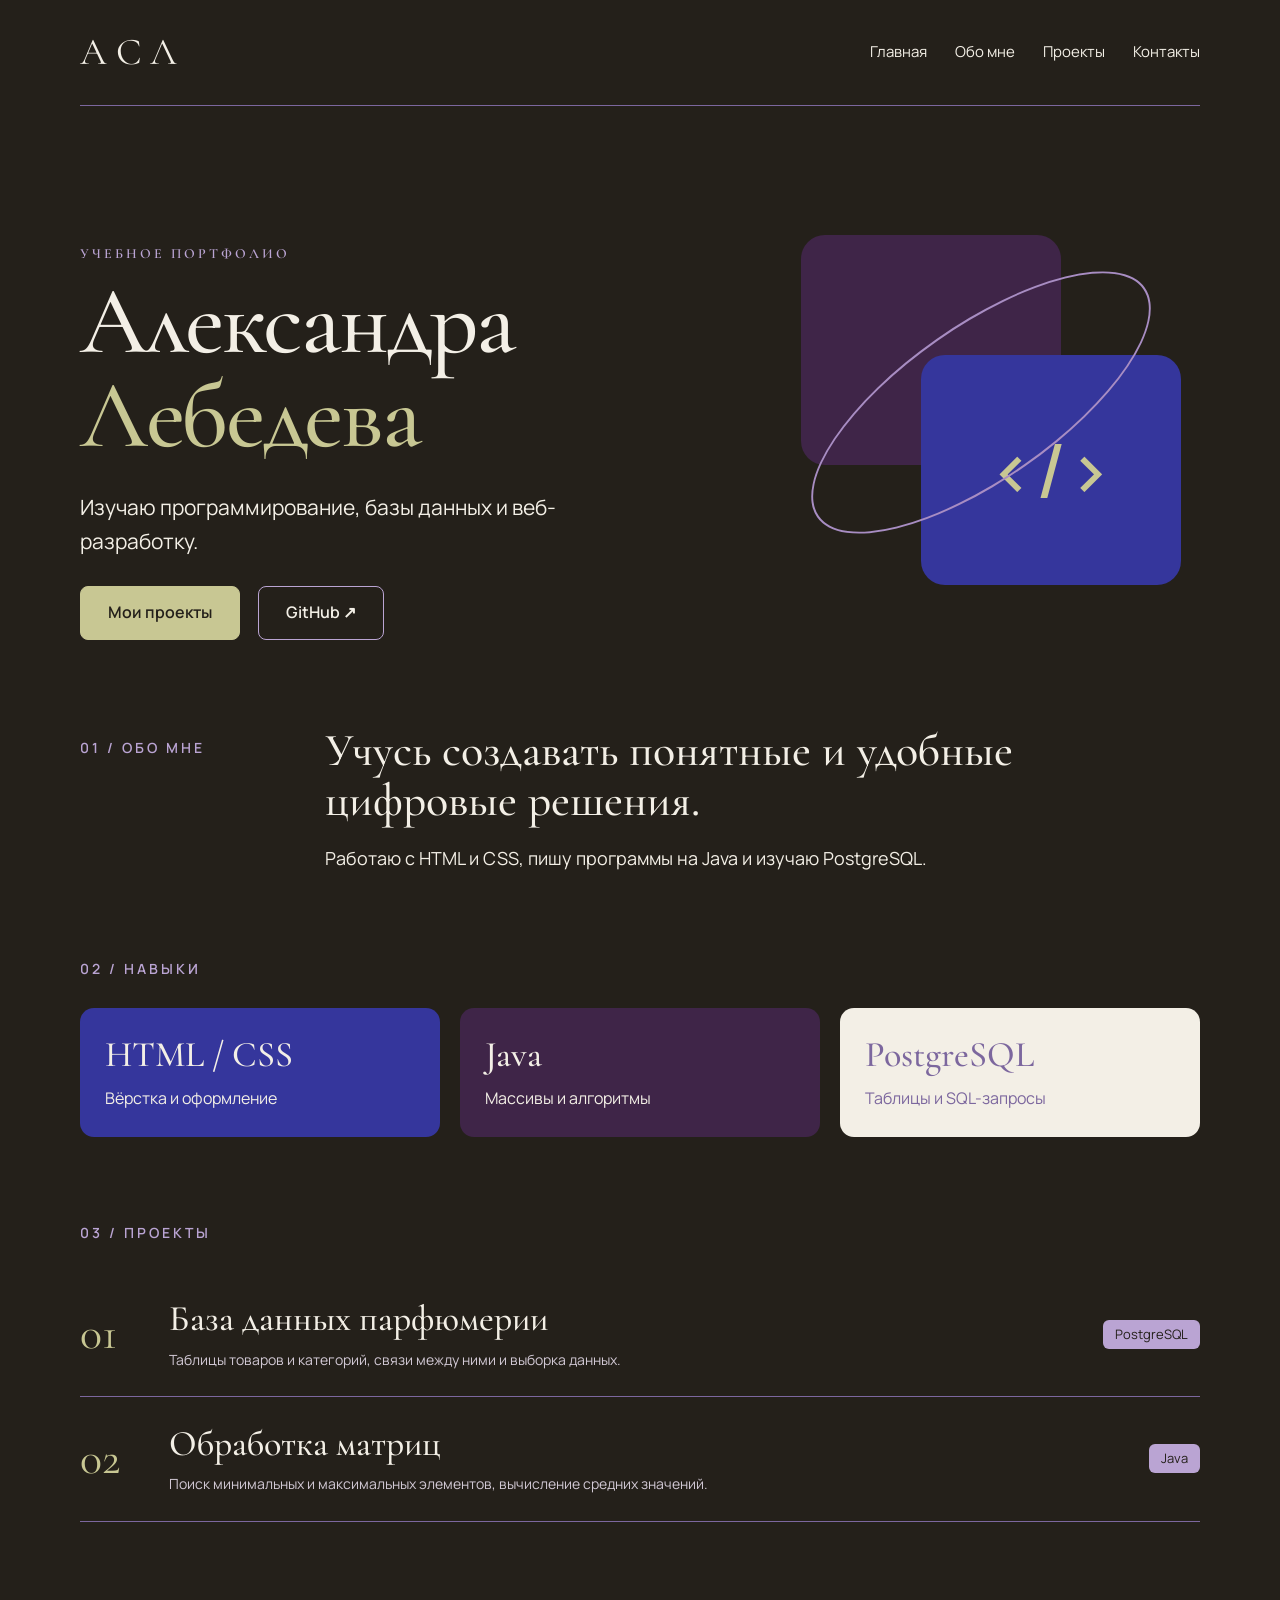
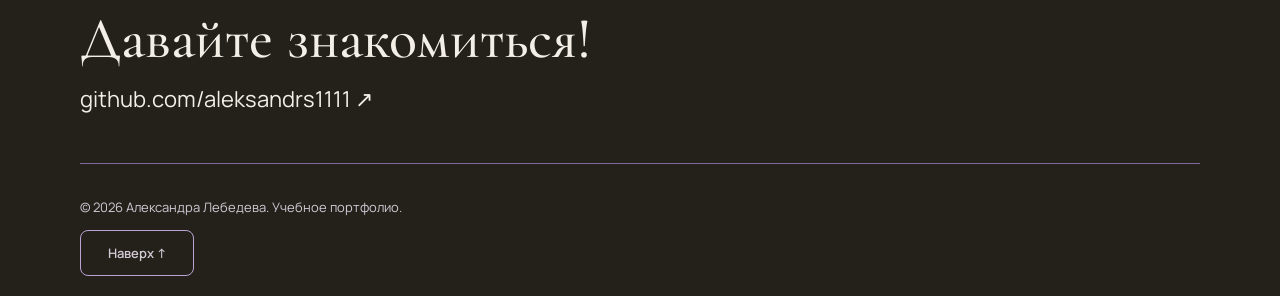
<file: index.html>
<!DOCTYPE html>
<html lang="ru">

<head>
    <meta charset="UTF-8">
    <meta name="viewport" content="width=device-width, initial-scale=1.0">
    <title>Учебное портфолио Александры Лебедевой — проекты и навыки</title>
    <meta name="description" content="Учебное портфолио Александры Лебедевой. Узнайте, как я верстаю страницы на HTML и CSS, обрабатываю матрицы на Java и создаю базу данных парфюмерии в PostgreSQL.">
    <link rel="stylesheet" href="css/style.css">
    <script src="js/main.js" defer></script>
</head>

<body>
    <div class="container">
        <header>
            <a class="logo" href="#home" aria-label="На главную">А С Л</a>

            <nav aria-label="Основная навигация">
                <a href="index.html" aria-current="page">Главная</a>
                <a href="about.html">Обо мне</a>
                <a href="projects.html">Проекты</a>
                <a href="contacts.html">Контакты</a>
            </nav>
        </header>

        <main id="home">
            <section class="hero">
                <div class="hero-text">
                    <h1>
                    <small class="eyebrow">Учебное портфолио</small><br>
                    Александра<br><span>Лебедева</span>
                    </h1>
                    <p class="intro">
                        Изучаю программирование, базы данных
                        и веб-разработку.
                    </p>

                    <div class="buttons">
                        <a class="button primary" href="projects.html">
                            Мои проекты
                        </a>
                        <a class="button secondary" href="https://github.com/aleksandrs1111">
                            GitHub ↗
                        </a>
                    </div>
                </div>

                <div class="decoration" aria-hidden="true">
                    <div class="shape shape-back"></div>
                    <div class="shape shape-front">&lt;/&gt;</div>
                    <div class="orbit"></div>
                </div>
            </section>

            <section id="about" class="about">
                <h2 class="section-label">01 / Обо мне</h2>
                <div>
                    <p class="about-title">
                        Учусь создавать понятные и удобные
                        цифровые решения.
                    </p>
                    <p>
                        Работаю с HTML и CSS, пишу программы
                        на Java и изучаю PostgreSQL.
                    </p>
                </div>
            </section>

            <section id="skills">
                <h2 class="section-label">02 / Навыки</h2>

                <div class="cards">
                    <article class="card">
                        <h3>HTML / CSS</h3>
                        <p>Вёрстка и оформление</p>
                    </article>

                    <article class="card">
                        <h3>Java</h3>
                        <p>Массивы и алгоритмы</p>
                    </article>

                    <article class="card">
                        <h3>PostgreSQL</h3>
                        <p>Таблицы и SQL-запросы</p>
                    </article>
                </div>
            </section>

            <section id="projects">
                <h2 class="section-label">03 / Проекты</h2>

                <article class="project">
                    <span class="project-number">01</span>
                    <div>
                        <h3>База данных парфюмерии</h3>
                        <p>
                            Таблицы товаров и категорий,
                            связи между ними и выборка данных.
                        </p>
                    </div>
                    <span class="tag">PostgreSQL</span>
                </article>

                <article class="project">
                    <span class="project-number">02</span>
                    <div>
                        <h3>Обработка матриц</h3>
                        <p>
                            Поиск минимальных и максимальных элементов,
                            вычисление средних значений.
                        </p>
                    </div>
                    <span class="tag">Java</span>
                </article>
            </section>

            <section id="contacts" class="contacts">
                <h2>Давайте знакомиться! </h2>
                <a href="https://github.com/aleksandrs1111">
                    github.com/aleksandrs1111 ↗
                </a>
            </section>
        </main>

        <footer>
            <p>© 2026 Александра Лебедева. Учебное портфолио.</p>
            <button type="button" id="back-to-top" class="button secondary">Наверх ↑</button>
        </footer>
    </div>
</body>

</html>
</file>
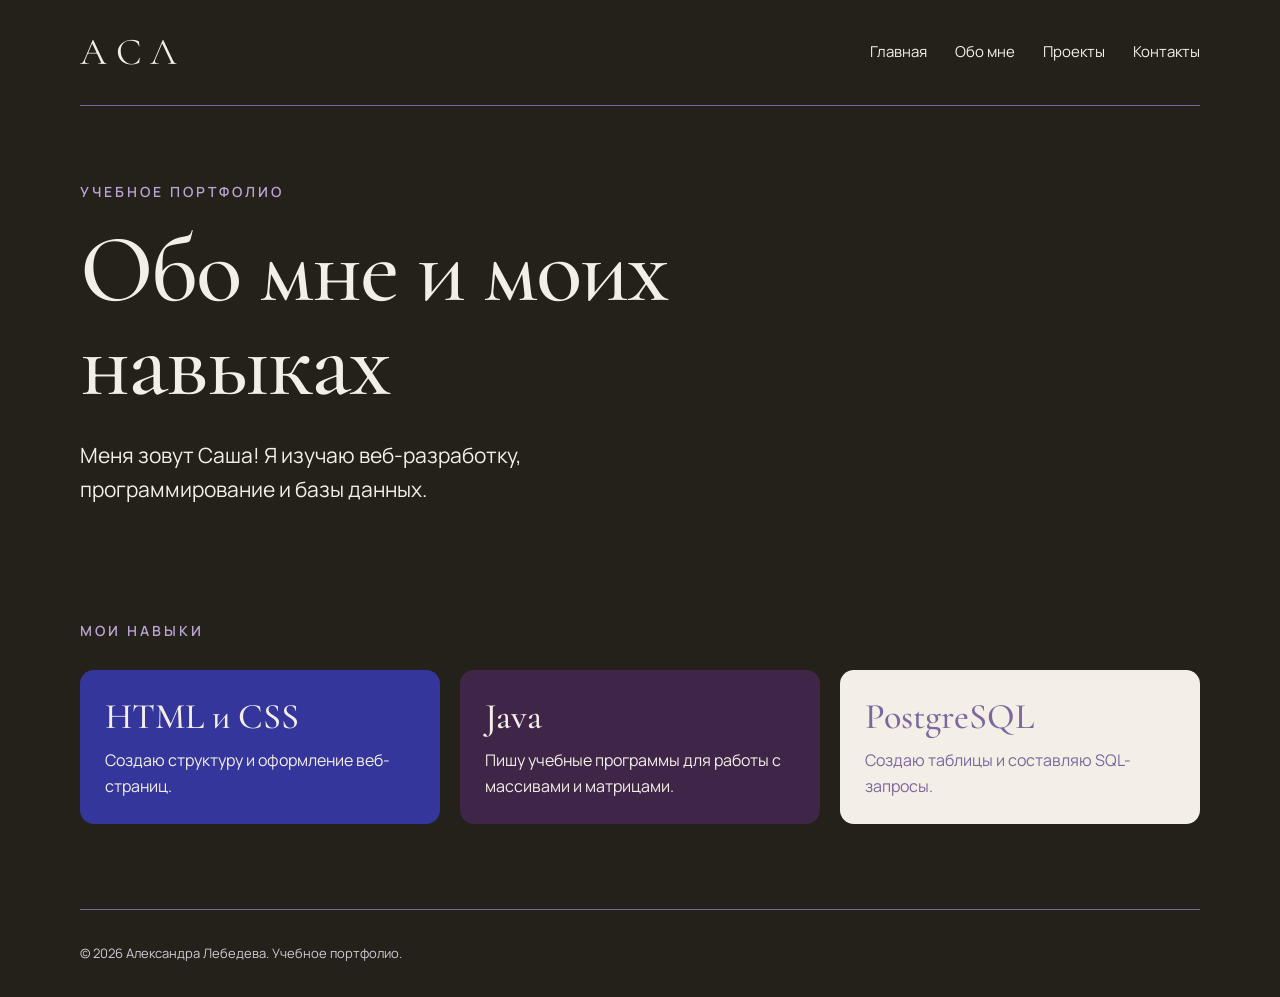
<file: about.html>
<!DOCTYPE html>
<html lang="ru">

<head>
    <meta charset="UTF-8">
    <meta name="viewport" content="width=device-width, initial-scale=1.0">
    <title>Мои навыки — HTML, CSS, Java и PostgreSQL</title>
    <meta name="description" content="Меня зовут Александра Лебедева. Узнайте, какие задачи я решаю на Java, как использую HTML и CSS для вёрстки страниц и работаю с таблицами и SQL-запросами в PostgreSQL.">
    <link rel="stylesheet" href="css/style.css">
</head>

<body>
    <div class="container">
        <header>
            <a class="logo" href="index.html">А С Л</a>
            <nav aria-label="Основная навигация">
                <a href="index.html">Главная</a>
                <a href="about.html" aria-current="page">Обо мне</a>
                <a href="projects.html">Проекты</a>
                <a href="contacts.html">Контакты</a>
            </nav>
        </header>

        <main>
            <section class="hero">
                <div class="hero-text">
                    <p class="eyebrow">Учебное портфолио</p>
                    <h1>Обо мне и моих навыках</h1>
                    <p class="intro">
                        Меня зовут Саша! Я изучаю
                        веб-разработку, программирование и базы данных.
                    </p>
                </div>
            </section>

            <section id="skills">
                <h2 class="section-label">Мои навыки</h2>
                <div class="cards">
                    <article class="card">
                        <h3>HTML и CSS</h3>
                        <p>Создаю структуру и оформление веб-страниц.</p>
                    </article>
                    <article class="card">
                        <h3>Java</h3>
                        <p>Пишу учебные программы для работы с массивами и матрицами.</p>
                    </article>
                    <article class="card">
                        <h3>PostgreSQL</h3>
                        <p>Создаю таблицы и составляю SQL-запросы.</p>
                    </article>
                </div>
            </section>
        </main>

        <footer>
            <p>© 2026 Александра Лебедева. Учебное портфолио.</p>
        </footer>
    </div>
</body>

</html>
</file>
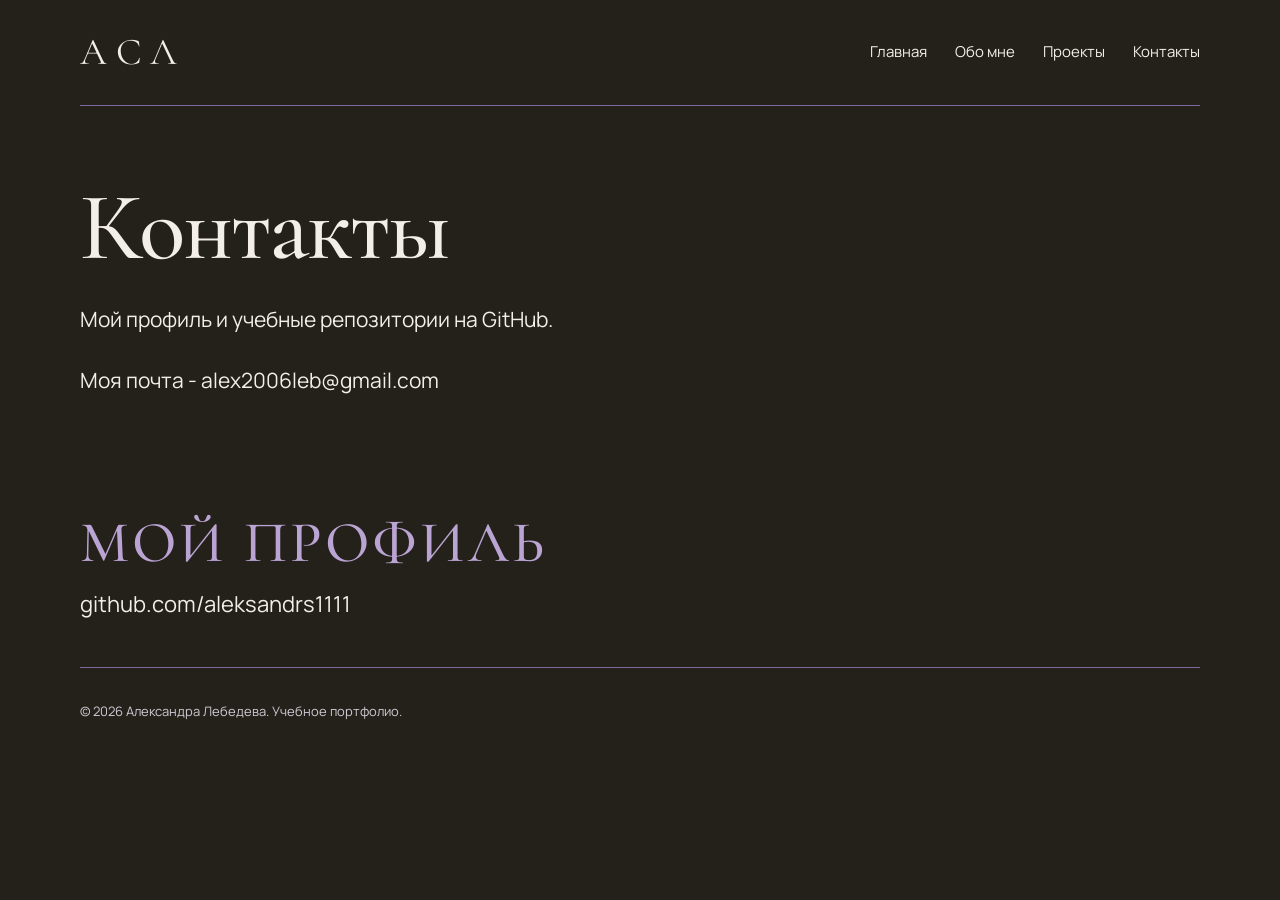
<file: contacts.html>
<!DOCTYPE html>
<html lang="ru">

<head>
    <meta charset="UTF-8">
    <meta name="viewport" content="width=device-width, initial-scale=1.0">
    <title>Мои контакты — электронная почта и GitHub</title>
    <meta name="description" content="Контакты Александры Лебедевой для связи по вопросам учебных проектов. Напишите мне по электронной почте или перейдите на GitHub, чтобы посмотреть код портфолио.">
    <link rel="stylesheet" href="css/style.css">
</head>

<body>
    <div class="container">
        <header>
            <a class="logo" href="index.html">А С Л</a>
            <nav aria-label="Основная навигация">
                <a href="index.html">Главная</a>
                <a href="about.html">Обо мне</a>
                <a href="projects.html">Проекты</a>
                <a href="contacts.html" aria-current="page">Контакты</a>
            </nav>
        </header>

        <main>
            <section class="hero">
                <div class="hero-text">
                    <h1>Контакты</h1>
                    <p class="intro">
                        Мой профиль и учебные репозитории на GitHub.
                    </p>
                    <p class="intro">
                        Моя почта - alex2006leb@gmail.com
                    </p>
                </div>
            </section>

            <section class="contacts">
                <h2 class="section-label">Мой профиль</h2>
                <a href="https://github.com/aleksandrs1111">
                    github.com/aleksandrs1111
                </a>
            </section>
        </main>

        <footer>
            <p>© 2026 Александра Лебедева. Учебное портфолио.</p>
        </footer>
    </div>
</body>

</html>
</file>
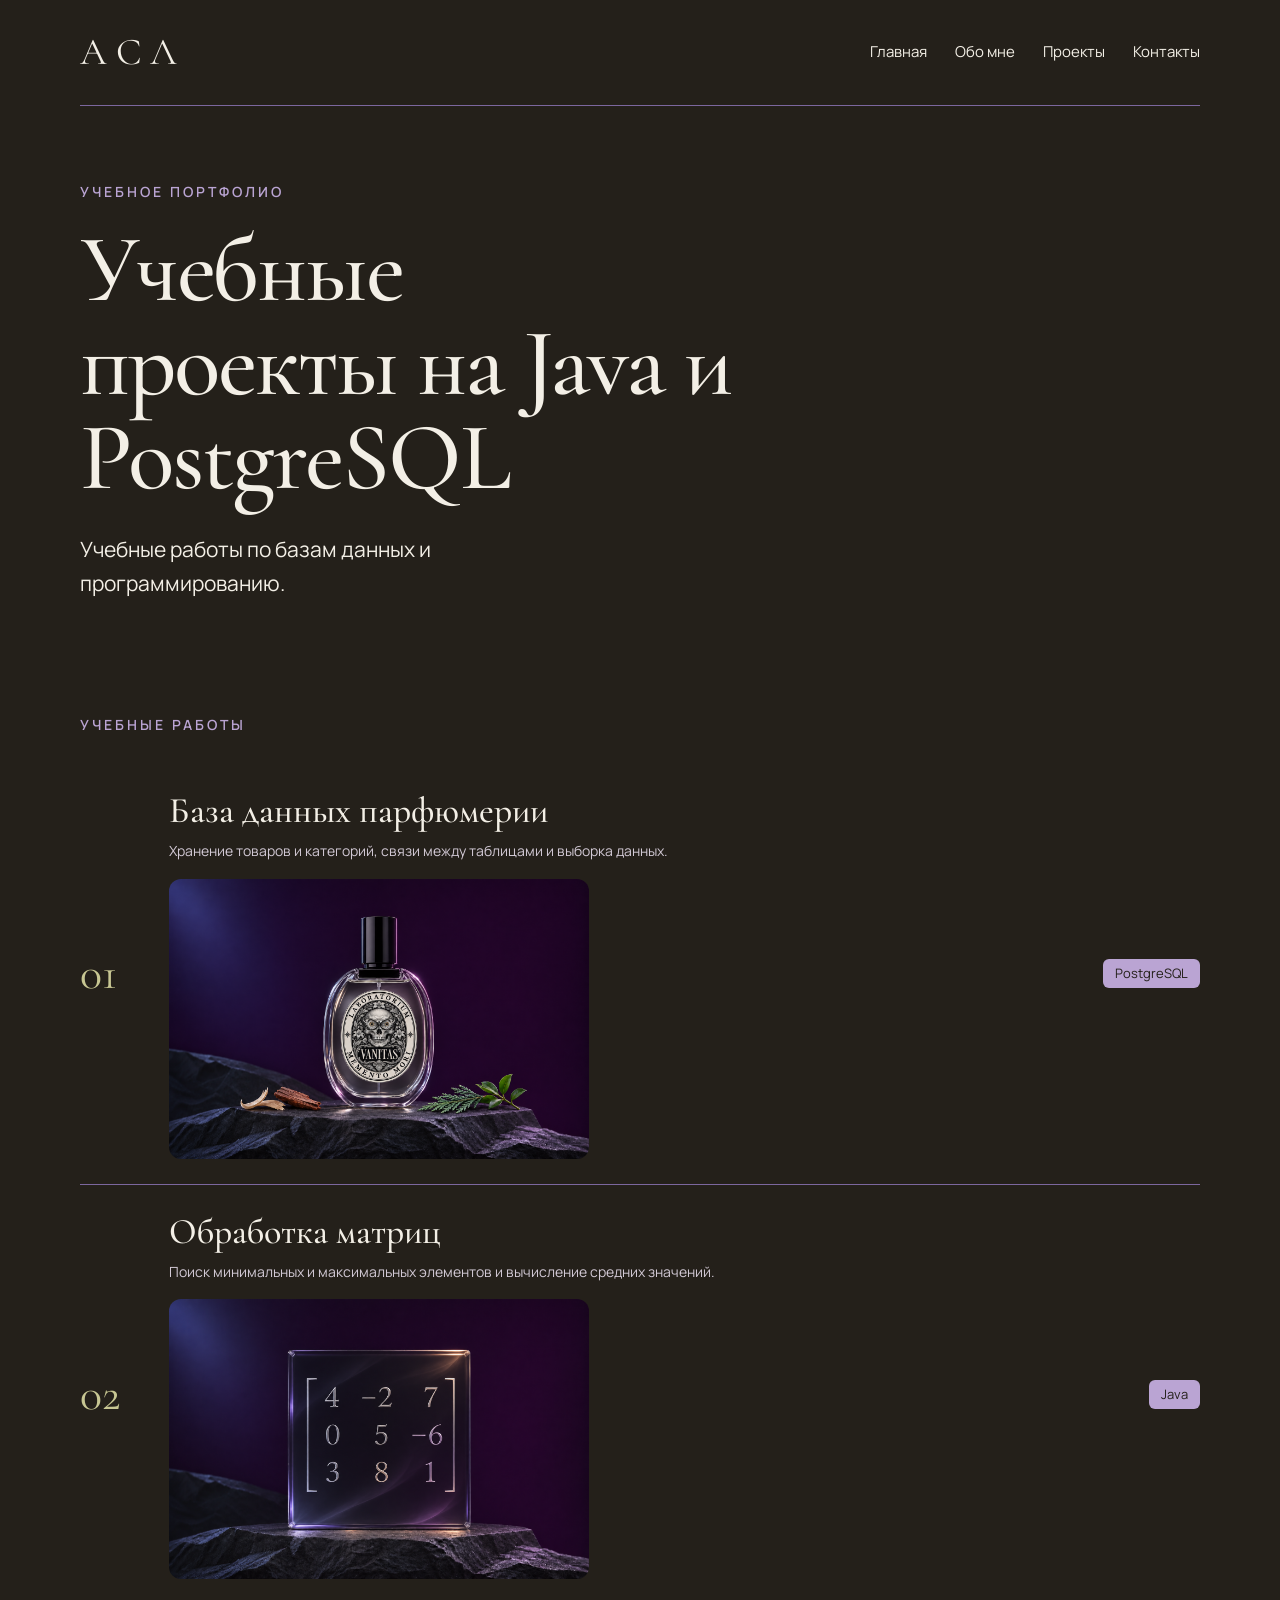
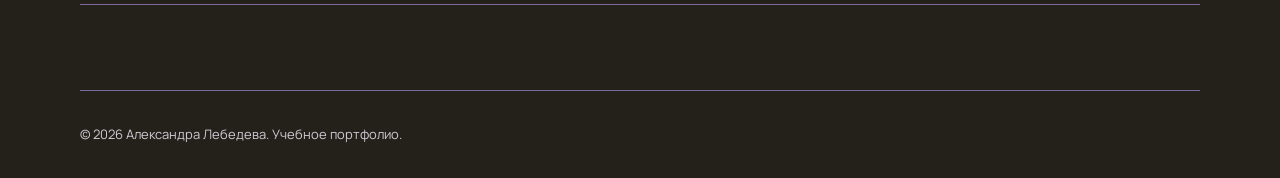
<file: projects.html>
<!DOCTYPE html>
<html lang="ru">

<head>
    <meta charset="UTF-8">
    <meta name="viewport" content="width=device-width, initial-scale=1.0">
    <title>Мои учебные проекты — Java и PostgreSQL</title>
    <meta name="description" content="Посмотрите проекты Александры Лебедевой. Узнайте, как устроена база данных парфюмерии в PostgreSQL и как программа на Java находит минимум и максимум в матрице.">
    <link rel="stylesheet" href="css/style.css">
</head>

<body>
    <div class="container">
        <header>
            <a class="logo" href="index.html">А С Л</a>
            <nav aria-label="Основная навигация">
                <a href="index.html">Главная</a>
                <a href="about.html">Обо мне</a>
                <a href="projects.html" aria-current="page">Проекты</a>
                <a href="contacts.html">Контакты</a>
            </nav>
        </header>

        <main>
            <section class="hero">
                <div class="hero-text">
                    <p class="eyebrow">Учебное портфолио</p>
                    <h1>Учебные проекты на Java и PostgreSQL</h1>
                    <p class="intro">Учебные работы по базам данных и программированию.</p>
                </div>
            </section>

            <section>
                <h2 class="section-label">Учебные работы</h2>

                <article class="project">
                    <span class="project-number">01</span>
                    <div>
                        <h3>База данных парфюмерии</h3>
                        <p>Хранение товаров и категорий, связи между таблицами и выборка данных.</p>
                        <img class="project-image" src="images/perfume-database.png"
                            alt="Флакон Vanitas на тёмном камне. На этикетке выгравирован череп с бабочкой на глазницах"
                            width="1536" height="1024">
                    </div>
                    <span class="tag">PostgreSQL</span>
                </article>

                <article class="project">
                    <span class="project-number">02</span>
                    <div>
                        <h3>Обработка матриц</h3>
                        <p>Поиск минимальных и максимальных элементов и вычисление средних значений.</p>
                        <img class="project-image" src="images/matrix-processing.png"
                            alt="Числовая матрица 3 на 3 на пластине из тёмного стекла" width="1536" height="1024">
                    </div>
                    <span class="tag">Java</span>
                </article>
            </section>
        </main>

        <footer>
            <p>© 2026 Александра Лебедева. Учебное портфолио.</p>
        </footer>
    </div>
</body>

</html>
</file>
<file: css/style.css>
@import url('https://fonts.googleapis.com/css2?family=Cormorant+Garamond:wght@400;500;600&family=Manrope:wght@400;500;600&display=swap');

* {
    box-sizing: border-box;
}

html {
    scroll-behavior: smooth;
}

body {
    margin: 0;
    background: #24201a;
    color: #f3efe6;
    font-family: "Manrope", Arial, sans-serif;
    font-size: 16px;
    line-height: 1.6;
}

.container {
    width: 90%;
    max-width: 1120px;
    margin: 0 auto;
}

a {
    color: inherit;
    text-decoration: none;
}

a:focus-visible {
    outline: 2px solid #c8c793;
    outline-offset: 6px;
}

header {
    display: flex;
    justify-content: space-between;
    align-items: center;
    gap: 25px;
    padding: 22px 0;
    border-bottom: 1px solid #7c679e;
}

.logo {
    font-family: "Cormorant Garamond", Georgia, serif;
    font-size: 38px;
}

nav {
    display: flex;
    flex-wrap: wrap;
    gap: 28px;
}

nav a {
    font-size: 15px;
}

nav a:hover,
.contacts a:hover {
    color: #c8c793;
}

section {
    margin-bottom: 85px;
    scroll-margin-top: 30px;
}

.hero {
    display: grid;
    grid-template-columns: 3fr 2fr;
    align-items: center;
    gap: 25px;
    padding-top: 75px;
}

.eyebrow,
.section-label {
    color: #baa4d3;
    font-size: 14px;
    font-weight: 600;
    letter-spacing: 3px;
    text-transform: uppercase;
}

.eyebrow {
    margin: 0 0 20px;
}

h1,
h3,
.about-title,
.contacts h2 {
    font-family: "Cormorant Garamond", Georgia, serif;
    font-weight: 500;
}

h1 {
    margin: 0;
    font-size: clamp(54px, 7.5vw, 98px);
    line-height: 0.98;
    letter-spacing: -2px;
}

h1 span {
    color: #c8c793;
}

.intro {
    max-width: 530px;
    margin: 28px 0;
    font-size: 21px;
}

.buttons {
    display: flex;
    flex-wrap: wrap;
    gap: 18px;
}

.button {
    display: inline-block;
    padding: 13px 27px;
    border: 1px solid;
    border-radius: 8px;
    font-weight: 600;
    transition: background-color 0.2s, color 0.2s;
}

.primary {
    color: #24201a;
    background: #c8c793;
    border-color: #c8c793;
}

.primary:hover {
    background: #e0dfaf;
}

.secondary {
    border-color: #baa4d3;
}

.secondary:hover {
    background: #3f2548;
}

/* Декоративная композиция справа */

.decoration {
    position: relative;
    width: 100%;
    max-width: 400px;
    height: 360px;
    justify-self: center;
}

.shape {
    position: absolute;
    width: 65%;
    height: 230px;
    border-radius: 24px;
}

.shape-back {
    top: 5px;
    left: 5%;
    background: #3f2548;
}

.shape-front {
    right: 0;
    bottom: 5px;
    display: flex;
    align-items: center;
    justify-content: center;
    background: #35369c;
    color: #c8c793;
    font-size: 75px;
    font-weight: 500;
}

.orbit {
    position: absolute;
    top: 95px;
    left: 0;
    width: 100%;
    height: 155px;
    border: 2px solid #a88dc3;
    border-radius: 50%;
    transform: rotate(-35deg);
}

/* Обо мне */

.about {
    display: grid;
    grid-template-columns: 210px 1fr;
    gap: 35px;
    align-items: start;
}

.section-label {
    margin: 0 0 28px;
}

.about .section-label {
    padding-top: 12px;
}

.about-title {
    margin: 0;
    font-size: 46px;
    line-height: 1.1;
}

.about p:not(.about-title) {
    margin-bottom: 0;
    font-size: 18px;
}

/* Навыки */

.cards {
    display: grid;
    grid-template-columns: repeat(3, 1fr);
    gap: 20px;
}

.card {
    padding: 25px;
    background: #3f2548;
    border-radius: 14px;
}

.card:first-child {
    background: #35369c;
}

.card h3 {
    margin: 0 0 10px;
    font-size: 36px;
    line-height: 1.2;
}

.card p {
    margin: 0;
}

/* Проекты */

.project {
    display: grid;
    grid-template-columns: 65px 1fr auto;
    align-items: center;
    gap: 24px;
    padding: 25px 0;
    border-bottom: 1px solid #7c679e;
}

.project-number {
    color: #c8c793;
    font-family: "Cormorant Garamond", Georgia, serif;
    font-size: 46px;
}

.project h3 {
    margin: 0;
    font-size: 36px;
    line-height: 1.2;
}

.project p {
    margin: 8px 0 0;
    color: #d2c9d5;
    font-size: 14px;
}

.tag {
    padding: 4px 12px;
    border-radius: 6px;
    background: #baa4d3;
    color: #24201a;
    font-size: 13px;
}

/* Контакты и нижняя часть страницы */

.contacts {
    margin-bottom: 45px;
}

.contacts h2 {
    margin: 0 0 12px;
    font-size: 58px;
    line-height: 1.1;
}

.contacts a {
    font-size: 22px;
    overflow-wrap: anywhere;
}

footer {
    padding: 20px 0;
    border-top: 1px solid #7c679e;
    color: #d2c9d5;
    font-size: 13px;
}

/* Отображение на небольших экранах */

@media (max-width: 800px) {
    header {
        flex-direction: column;
        align-items: flex-start;
        gap: 12px;
    }

    nav {
        gap: 16px;
    }

    .hero {
        grid-template-columns: 1fr;
        padding-top: 45px;
    }

    .decoration {
        max-width: 320px;
        margin-top: 25px;
    }

    .about {
        grid-template-columns: 1fr;
        gap: 0;
    }

    .cards {
        grid-template-columns: 1fr;
    }

    .project {
        grid-template-columns: 45px 1fr;
        gap: 15px;
    }

    .tag {
        grid-column: 2;
        justify-self: start;
    }

    .about-title {
        font-size: 36px;
    }

    .contacts h2 {
        font-size: 44px;
    }

    section {
        margin-bottom: 60px;
    }
}

@media (prefers-reduced-motion: reduce) {
    html {
        scroll-behavior: auto;
    }

    .button {
        transition: none;
    }
}

.card:nth-child(3) {
    background: #f3efe6;
    color: #7c679e;
}

button.button {
    background-color: transparent;
    color: inherit;
    font-family: inherit;
    font-size: inherit;
    cursor: pointer;
}

button.button:focus-visible {
    outline: 2px solid #c8c793;
    outline-offset: 6px;
}

.project-image {
    display: block;
    width: 100%;
    max-width: 420px;
    height: auto;
    margin-top: 16px;
    border-radius: 12px;
}
</file>
